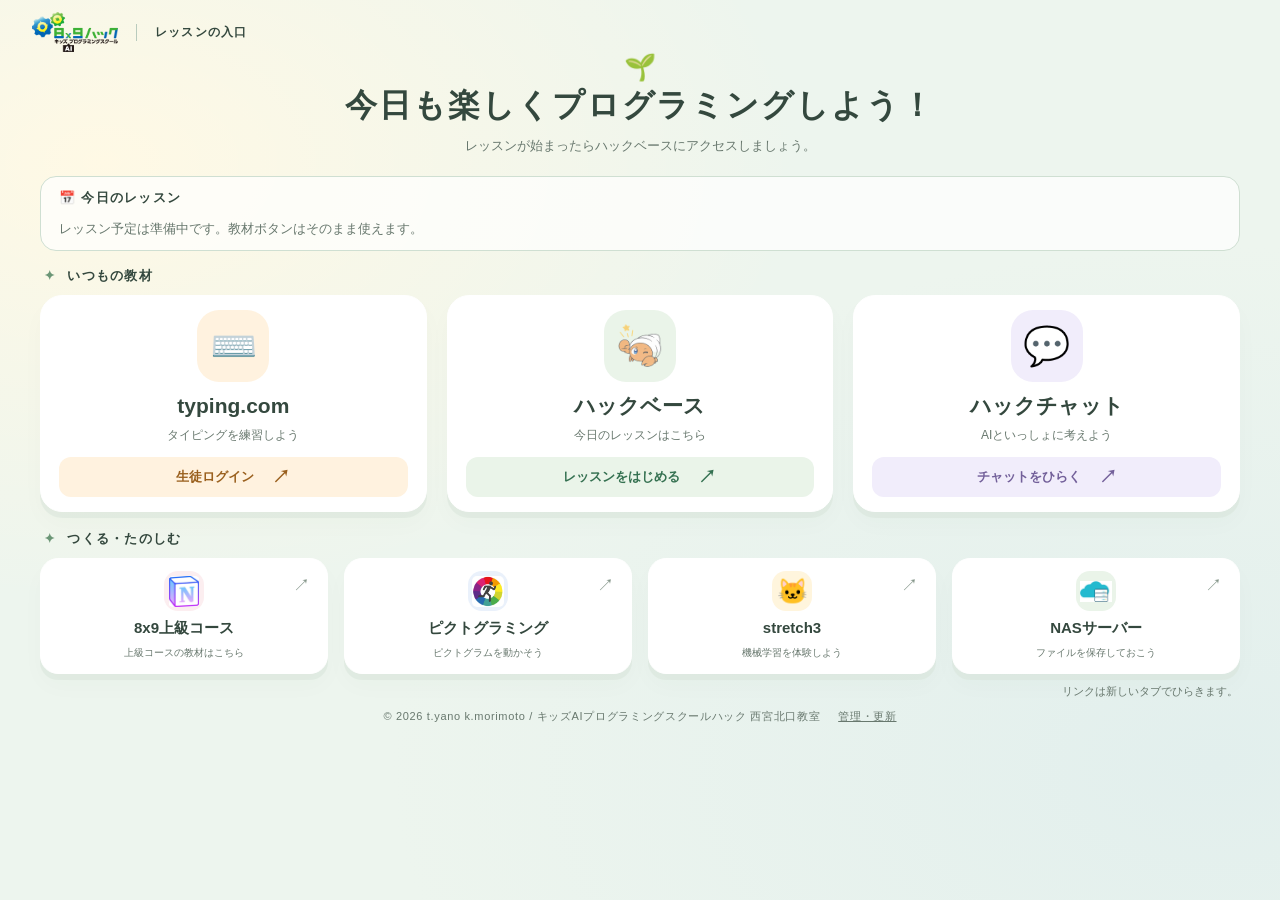
<file: index.html>
<!doctype html>
<html lang="ja">
<head>
  <meta charset="utf-8">
  <meta name="viewport" content="width=device-width, initial-scale=1">
  <meta name="theme-color" content="#edf5ee">
  <title>レッスンの入口 | 8×9</title>
  <link rel="stylesheet" href="style.css?v=20261023-links">
  <script src="lessons.js?v=20261023-active" defer></script>
</head>
<body class="lesson-home">
  <header class="site-header"><span class="brand"><img class="brand-logo" src="img/logo_new_ver1b.png" alt="ハック キッズプログラミングスクール"><span class="brand-label">レッスンの入口</span></span></header>
  <main>
    <div class="welcome">
      <span class="welcome-icon" aria-hidden="true">🌱</span>
      <h1>今日も楽しく<span>プログラミングしよう！</span></h1>
      <p>レッスンが始まったらハックベースにアクセスしましょう。</p>
    </div>
    <section class="lesson-panel" aria-labelledby="lesson-heading">
      <div class="lesson-panel-heading"><h2 id="lesson-heading">📅 今日のレッスン</h2><span id="lesson-updated"></span></div>
      <div id="lesson-content" aria-live="polite"><p>予定を確認しています…</p></div>
      <noscript><p>予定の表示にはJavaScriptを有効にしてください。</p></noscript>
    </section>
    <section aria-labelledby="main-heading">
      <h2 id="main-heading"><span aria-hidden="true">✦</span> いつもの教材</h2>
      <div class="main-grid">
        <a class="card main-card orange" href="https://www.typing.com/student/login" target="_blank" rel="noopener noreferrer">
          <span class="card-icon" aria-hidden="true">⌨️</span><h3>typing.com</h3><p>タイピングを練習しよう</p><span class="card-action">生徒ログイン <span aria-hidden="true">↗</span></span>
        </a>
        <a class="card main-card green" href="https://8x9base.com/lesson-entry" target="_blank" rel="noopener noreferrer">
          <span class="card-icon" aria-hidden="true"><img class="hakkun-icon" src="img/hakkun_wink.png" alt=""></span><h3>ハックベース</h3><p>今日のレッスンはこちら</p><span class="card-action">レッスンをはじめる <span aria-hidden="true">↗</span></span>
        </a>
        <a class="card main-card purple" href="https://dev-8x9-ai.whole.jp/login" target="_blank" rel="noopener noreferrer">
          <span class="card-icon" aria-hidden="true">💬</span><h3>ハックチャット</h3><p>AIといっしょに考えよう</p><span class="card-action">チャットをひらく <span aria-hidden="true">↗</span></span>
        </a>
      </div>
    </section>
    <section class="tools" aria-labelledby="tools-heading">
      <h2 id="tools-heading"><span aria-hidden="true">✦</span> つくる・たのしむ</h2>
      <div class="sub-grid">
        <a class="card sub-card" href="https://8x9.notion.site/8x9-9d2c09c50df047fd9d2779629bd6be53?pvs=143" target="_blank" rel="noopener noreferrer"><span class="sub-icon pink" aria-hidden="true"><img src="img/notion.jpg" alt=""></span><h3>8x9上級コース</h3><p>上級コースの教材はこちら</p><span class="sub-arrow" aria-hidden="true">↗</span></a>
        <a class="card sub-card" href="https://pictogramming.org/toppage/" target="_blank" rel="noopener noreferrer"><span class="sub-icon blue" aria-hidden="true"><img src="img/Pictagramming.png" alt=""></span><h3>ピクトグラミング</h3><p>ピクトグラムを動かそう</p><span class="sub-arrow" aria-hidden="true">↗</span></a>
        <a class="card sub-card" href="https://stretch3.champierre.com/" target="_blank" rel="noopener noreferrer"><span class="sub-icon yellow" aria-hidden="true">🐱</span><h3>stretch3</h3><p>機械学習を体験しよう</p><span class="sub-arrow" aria-hidden="true">↗</span></a>
        <a class="card sub-card" href="https://iot.myasustor.com:8801/portal/?6ADC2DCA" target="_blank" rel="noopener noreferrer"><span class="sub-icon green" aria-hidden="true"><img src="img/nas-server.png" alt=""></span><h3>NASサーバー</h3><p>ファイルを保存しておこう</p><span class="sub-arrow" aria-hidden="true">↗</span></a>
      </div>
    </section>
    <p class="tab-note">リンクは新しいタブでひらきます。</p>
  </main>
  <footer>© 2026 t.yano k.morimoto / キッズAIプログラミングスクールハック 西宮北口教室<a class="admin-link" href="admin.html">管理・更新</a></footer>
</body>
</html>
</file>
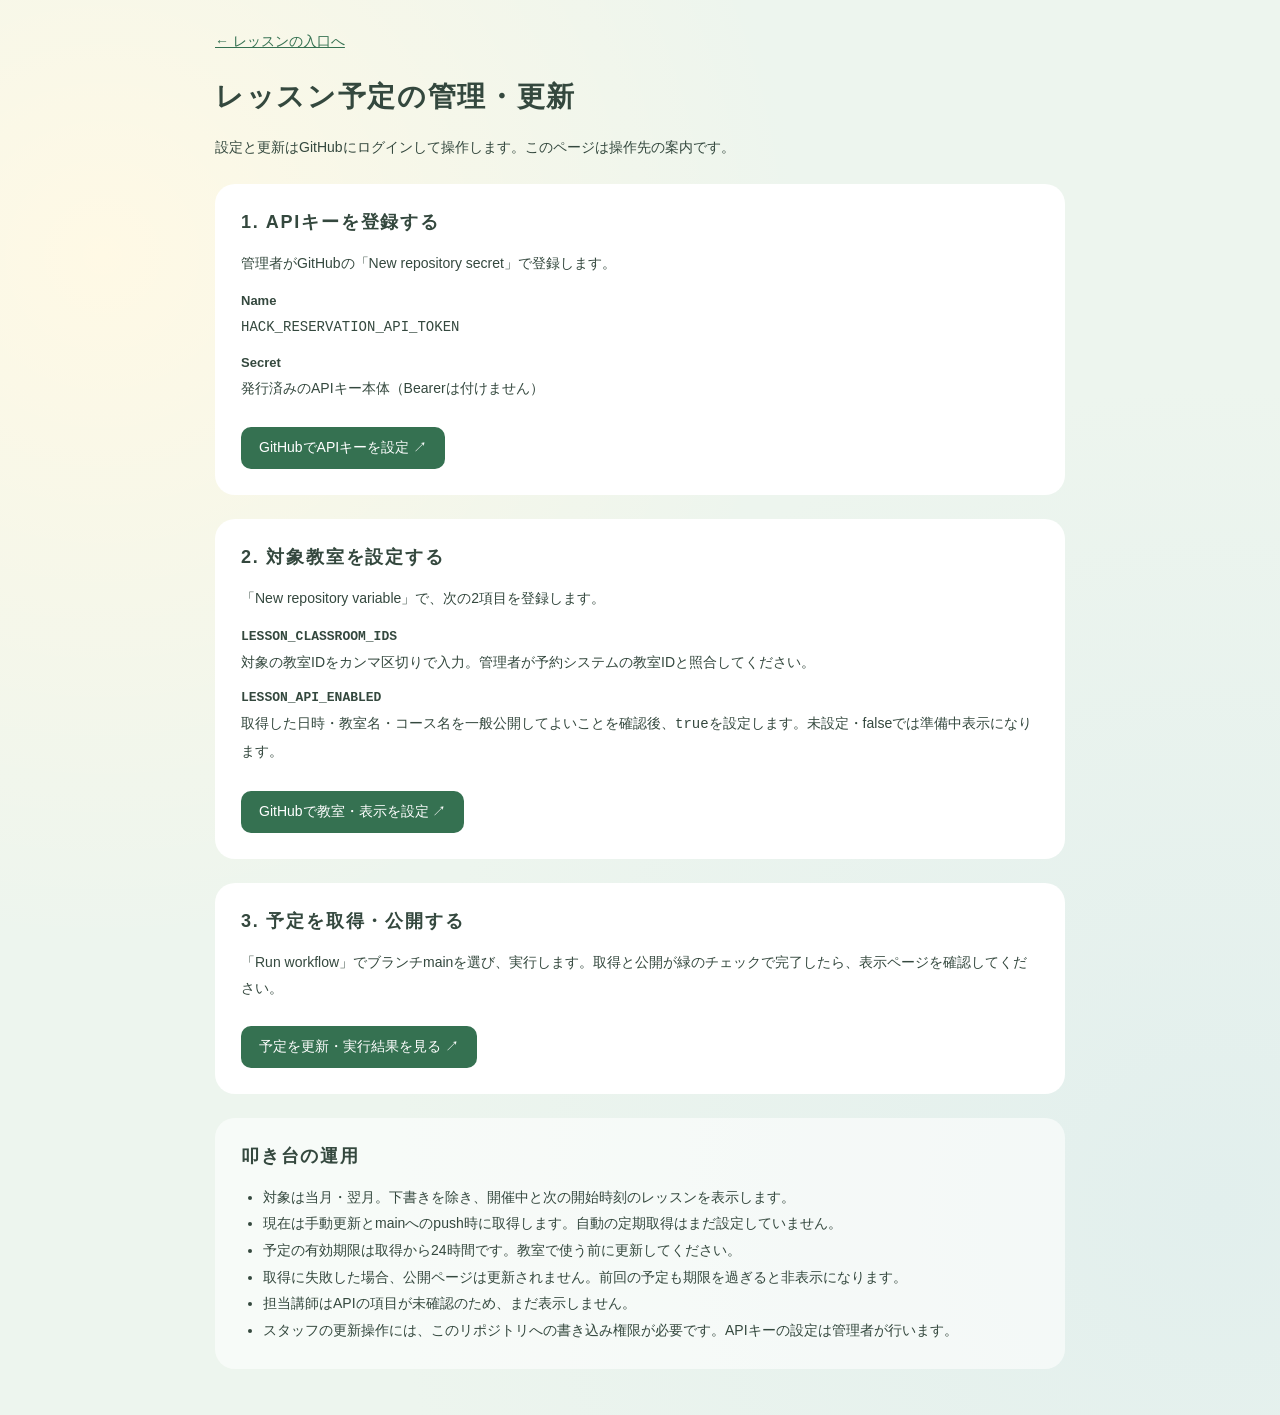
<file: admin.html>
<!doctype html>
<html lang="ja">
<head>
  <meta charset="utf-8">
  <meta name="viewport" content="width=device-width, initial-scale=1">
  <meta name="robots" content="noindex">
  <title>管理・更新 | レッスンの入口</title>
  <link rel="stylesheet" href="style.css">
  <link rel="stylesheet" href="admin.css">
</head>
<body>
  <main class="admin-main">
    <a href="index.html">← レッスンの入口へ</a>
    <h1>レッスン予定の管理・更新</h1>
    <p>設定と更新はGitHubにログインして操作します。このページは操作先の案内です。</p>
    <section class="admin-box">
      <h2>1. APIキーを登録する</h2>
      <p>管理者がGitHubの「New repository secret」で登録します。</p>
      <dl><dt>Name</dt><dd><code>HACK_RESERVATION_API_TOKEN</code></dd><dt>Secret</dt><dd>発行済みのAPIキー本体（Bearerは付けません）</dd></dl>
      <a class="admin-button" href="https://github.com/morimotokanako/8x9nsk-lesson-info/settings/secrets/actions" target="_blank" rel="noopener noreferrer">GitHubでAPIキーを設定 ↗</a>
    </section>
    <section class="admin-box">
      <h2>2. 対象教室を設定する</h2>
      <p>「New repository variable」で、次の2項目を登録します。</p>
      <dl><dt><code>LESSON_CLASSROOM_IDS</code></dt><dd>対象の教室IDをカンマ区切りで入力。管理者が予約システムの教室IDと照合してください。</dd><dt><code>LESSON_API_ENABLED</code></dt><dd>取得した日時・教室名・コース名を一般公開してよいことを確認後、<code>true</code>を設定します。未設定・falseでは準備中表示になります。</dd></dl>
      <a class="admin-button" href="https://github.com/morimotokanako/8x9nsk-lesson-info/settings/variables/actions" target="_blank" rel="noopener noreferrer">GitHubで教室・表示を設定 ↗</a>
    </section>
    <section class="admin-box">
      <h2>3. 予定を取得・公開する</h2>
      <p>「Run workflow」でブランチmainを選び、実行します。取得と公開が緑のチェックで完了したら、表示ページを確認してください。</p>
      <a class="admin-button" href="https://github.com/morimotokanako/8x9nsk-lesson-info/actions/workflows/pages.yml" target="_blank" rel="noopener noreferrer">予定を更新・実行結果を見る ↗</a>
    </section>
    <section class="admin-box admin-note">
      <h2>叩き台の運用</h2>
      <ul><li>対象は当月・翌月。下書きを除き、開催中と次の開始時刻のレッスンを表示します。</li><li>現在は手動更新とmainへのpush時に取得します。自動の定期取得はまだ設定していません。</li><li>予定の有効期限は取得から24時間です。教室で使う前に更新してください。</li><li>取得に失敗した場合、公開ページは更新されません。前回の予定も期限を過ぎると非表示になります。</li><li>担当講師はAPIの項目が未確認のため、まだ表示しません。</li><li>スタッフの更新操作には、このリポジトリへの書き込み権限が必要です。APIキーの設定は管理者が行います。</li></ul>
    </section>
  </main>
</body>
</html>
</file>
<file: style.css>
/* 色や余白の共通設定 */
.lesson-panel { margin: 0 0 32px; padding: 20px 24px; border: 1px solid #cfdfd2; border-radius: 20px; background: #ffffffb8; }
.lesson-panel-heading { display: flex; flex-wrap: wrap; align-items: center; justify-content: space-between; gap: 8px; }
.lesson-panel-heading h2 { margin: 0; }
#lesson-updated { font-size: 11px; color: #68786e; }
#lesson-content > p { font-size: 13px; color: #68786e; margin-bottom: 0; }
.lesson-row { display: flex; flex-wrap: wrap; align-items: baseline; gap: 8px 16px; padding-top: 14px; }
.lesson-badge { border-radius: 8px; padding: 4px 9px; background: #eaf4e9; color: #357151; font-size: 12px; font-weight: bold; }
.lesson-time { font-size: 14px; }
.lesson-name { font-weight: bold; font-size: 15px; }
.lesson-room { color: #68786e; font-size: 12px; }
.admin-link { display: block; width: fit-content; margin: 16px auto 0; color: #68786e; font-size: 11px; }
:root {
  color-scheme: light;
  --ink: #34483e;
  --muted: #68786e;
  --background: #edf5ee;
  --accent: #357151;
}
* { box-sizing: border-box; }
body {
  margin: 0;
  min-height: 100vh;
  color: var(--ink);
  background: radial-gradient(ellipse at 8% 18%, #fff9e5 0, transparent 42%), radial-gradient(ellipse at 95% 85%, #e2efed 0, transparent 48%), var(--background);
  font-family: "Hiragino Maru Gothic ProN", "BIZ UDPGothic", "Yu Gothic", Meiryo, sans-serif;
  -webkit-font-smoothing: antialiased;
}
.site-header { display: flex; justify-content: flex-start; padding: 25px 40px 0; }
.brand { display: inline-flex; align-items: center; font-size: 27px; font-weight: 800; letter-spacing: -2px; }
.brand-logo { display: block; width: 108px; height: auto; }
.hakkun-icon { display: block; width: 60%; height: 60%; object-fit: contain; }
.brand-label { border-left: 1px solid #b9cbbd; margin-left: 18px; padding-left: 18px; font-size: 12px; letter-spacing: .1em; font-weight: 600; }
main { width: min(1120px, calc(100% - 80px)); margin: 0 auto; }
.welcome { text-align: center; padding: 14px 0 36px; }
.welcome-icon { display: block; font-size: 38px; margin-bottom: 10px; }
h1 { font-size: clamp(24px, 2.7vw, 36px); letter-spacing: .06em; line-height: 1.6; margin: 0; }
h1 span { display: inline-block; }
.welcome p { margin: 12px 0 0; font-size: 14px; color: var(--muted); line-height: 1.8; }
h2 { font-size: 14px; letter-spacing: .1em; font-weight: 700; margin: 0 0 16px 4px; }
h2 > span { color: #6b9676; margin-right: 6px; }
.main-grid { display: grid; grid-template-columns: repeat(3, minmax(0, 1fr)); gap: 24px; }
.card { position: relative; text-align: center; text-decoration: none; color: var(--ink); background: #fff; border: 1px solid #ffffff; box-shadow: 0 6px 0 #d7e3d980, 0 12px 24px #34483e06; transition: transform .18s ease, box-shadow .18s ease; }
.card:hover { transform: translateY(-5px); box-shadow: 0 9px 0 #d7e3d980, 0 16px 28px #34483e0d; }
.card:active { transform: translateY(0); }
.card:focus-visible { outline: 3px solid #357151; outline-offset: 5px; }
.main-card { border-radius: 26px; padding: 26px 22px 22px; }
.green { --tint: #eaf4e9; --tone: #357151; }
.orange { --tint: #fff2df; --tone: #9a601e; }
.purple { --tint: #f1edfb; --tone: #73609a; }
.card-icon { display: flex; align-items: center; justify-content: center; width: 88px; height: 88px; margin: 0 auto 17px; background: var(--tint); border-radius: 30px; font-size: 45px; }
h3 { margin: 0; line-height: 1.5; font-size: 23px; }
.card p { font-size: 13px; color: var(--muted); line-height: 1.7; margin: 8px 0 0; }
.card-action { display: flex; align-items: center; justify-content: center; gap: 18px; background: var(--tint); color: var(--tone); font-size: 13px; font-weight: 700; border-radius: 12px; padding: 12px 8px; margin-top: 23px; }
.card-action > span { font-size: 18px; }
.tools { margin-top: 36px; }
.sub-grid { display: grid; grid-template-columns: repeat(4, minmax(0, 1fr)); gap: 20px; }
.sub-card { border-radius: 22px; padding: 22px 10px 23px; }
.sub-icon { display: flex; align-items: center; justify-content: center; width: 60px; height: 60px; margin: 0 auto 12px; border-radius: 21px; background: var(--tint); font-size: 33px; }
.pink { --tint: #fceef0; }
.blue { --tint: #eaf1fb; }
.yellow { --tint: #fff5dd; }
.sub-card h3 { font-size: 17px; }
.sub-card p { font-size: 11px; }
.sub-arrow { position: absolute; top: 15px; right: 17px; color: #85968a; font-size: 17px; }
.tab-note { text-align: right; color: var(--muted); font-size: 11px; margin: 18px 2px 0; }
footer { text-align: center; font-size: 12px; letter-spacing: .06em; color: var(--muted); padding: 32px 20px 25px; }
@media (min-width: 1600px) {
  main { width: min(1320px, calc(100% - 120px)); }
  .welcome { padding-top: 38px; padding-bottom: 44px; }
  .main-card { padding-top: 34px; padding-bottom: 28px; }
  .sub-card { padding-top: 28px; padding-bottom: 28px; }
}
@media (max-width: 800px) {
  .site-header { padding: 20px 24px 0; }
  main { width: calc(100% - 40px); }
  .welcome { padding-top: 28px; }
  .main-grid { gap: 14px; }
  .main-card { padding: 22px 12px 16px; }
  h3 { font-size: 19px; }
  .card-action { font-size: 11px; gap: 8px; }
  .sub-grid { grid-template-columns: repeat(2, minmax(0, 1fr)); gap: 16px; }
}
@media (max-width: 560px) {
  .welcome p { font-size: 12px; }
  h1 { font-size: 24px; }
  .main-grid { grid-template-columns: 1fr; }
  .main-card { display: grid; grid-template-columns: 64px 1fr; gap: 0 16px; text-align: left; padding: 20px; }
  .card-icon { grid-row: 1 / 4; width: 64px; height: 64px; border-radius: 22px; font-size: 34px; margin: 0; align-self: center; }
  .main-card p { margin-top: 3px; }
  .card-action { margin-top: 12px; padding: 8px 10px; justify-content: space-between; }
  .sub-card h3 { font-size: 14px; }
  .sub-card p { font-size: 10px; }
  .tab-note { text-align: center; }
}
@media (prefers-reduced-motion: reduce) {
  .card { transition: none; }
  .card:hover { transform: none; }
}

/* ノートPCでは表示領域の高さに合わせて余白を調整する。拡大時は通常スクロールを許容。 */
@media (min-width: 801px) and (max-height: 900px) {
  .lesson-home .site-header { padding: 12px 32px 0; }
  .lesson-home .brand-logo { width: 86px; }
  .lesson-home main { width: min(1200px, calc(100% - 64px)); }
  .lesson-home .welcome { padding: 0 0 clamp(12px, 2vh, 18px); }
  .lesson-home .welcome-icon { font-size: 26px; margin-bottom: 0; }
  .lesson-home h1 { font-size: clamp(24px, 2.5vw, 32px); line-height: 1.4; }
  .lesson-home .welcome p { margin-top: 6px; font-size: 13px; }
  .lesson-home .lesson-panel { padding: 12px 18px; margin-bottom: 16px; border-radius: 16px; }
  .lesson-home .lesson-row { padding-top: 8px; }
  .lesson-home h2 { margin-bottom: 10px; font-size: 13px; }
  .lesson-home .lesson-panel-heading h2 { margin: 0; }
  .lesson-home .main-grid { gap: 20px; }
  .lesson-home .main-card { padding: 14px 18px; border-radius: 22px; }
  .lesson-home .card-icon { width: clamp(56px, 9vh, 72px); height: clamp(56px, 9vh, 72px); margin-bottom: 8px; border-radius: 22px; font-size: clamp(30px, 4.8vh, 38px); }
  .lesson-home .main-card h3 { font-size: 21px; }
  .lesson-home .card p { margin-top: 4px; font-size: 12px; }
  .lesson-home .card-action { margin-top: 12px; padding: 8px; }
  .lesson-home .tools { margin-top: 18px; }
  .lesson-home .sub-grid { gap: 16px; }
  .lesson-home .sub-card { padding: 12px 8px; border-radius: 18px; }
  .lesson-home .sub-icon { width: 40px; height: 40px; font-size: 25px; border-radius: 14px; margin-bottom: 6px; }
  .lesson-home .sub-card h3 { font-size: 15px; }
  .lesson-home .sub-card p { font-size: 10px; }
  .lesson-home .tab-note { margin-top: 10px; }
  .lesson-home footer { padding: 10px 20px 12px; font-size: 11px; }
  .lesson-home .admin-link { display: inline-block; margin: 0 0 0 18px; }
}

@media (min-width: 801px) and (max-height: 740px) {
  .lesson-home .welcome-icon { display: none; }
  .lesson-home h1 { font-size: 28px; }
  .lesson-home .welcome { padding-bottom: 12px; }
  .lesson-home .main-card { padding: 10px 16px; }
  .lesson-home .card-icon { width: 52px; height: 52px; font-size: 28px; margin-bottom: 4px; }
  .lesson-home .card-action { margin-top: 8px; }
  .lesson-home .sub-card { display: grid; grid-template-columns: 36px minmax(0, 1fr); align-content: center; column-gap: 8px; text-align: left; padding: 14px 12px; }
  .lesson-home .sub-icon { grid-row: 1 / 3; align-self: center; width: 36px; height: 36px; margin: 0; font-size: 23px; }
  .lesson-home .sub-card h3 { font-size: 13px; }
  .lesson-home .sub-card p { font-size: 10px; }
  .lesson-home .sub-arrow { top: 2px; right: 8px; font-size: 13px; }
}

.sub-icon img { display: block; width: 78%; height: 78%; object-fit: contain; border-radius: 5px; }
</file>
<file: admin.css>
.admin-main { max-width: 850px; padding-top: 32px; padding-bottom: 50px; }
.admin-main > a { color: #357151; font-size: 14px; }
.admin-main h1 { font-size: 28px; margin-top: 24px; }
.admin-main p, .admin-main li, .admin-main dd { font-size: 14px; line-height: 1.9; }
.admin-box { padding: 26px; margin-top: 24px; background: white; border-radius: 20px; }
.admin-box h2 { font-size: 18px; margin-left: 0; }
.admin-box dt { font-weight: bold; font-size: 13px; margin-top: 14px; }
.admin-box dd { margin: 5px 0 0; }
.admin-box code { overflow-wrap: anywhere; }
.admin-button { display: inline-block; padding: 12px 18px; margin-top: 10px; border-radius: 10px; color: white; background: #357151; font-size: 14px; text-decoration: none; }
.admin-button:focus-visible { outline: 3px solid #9a601e; outline-offset: 4px; }
.admin-note { background: #ffffff99; }
.admin-note ul { padding-left: 22px; margin-bottom: 0; }
</file>
